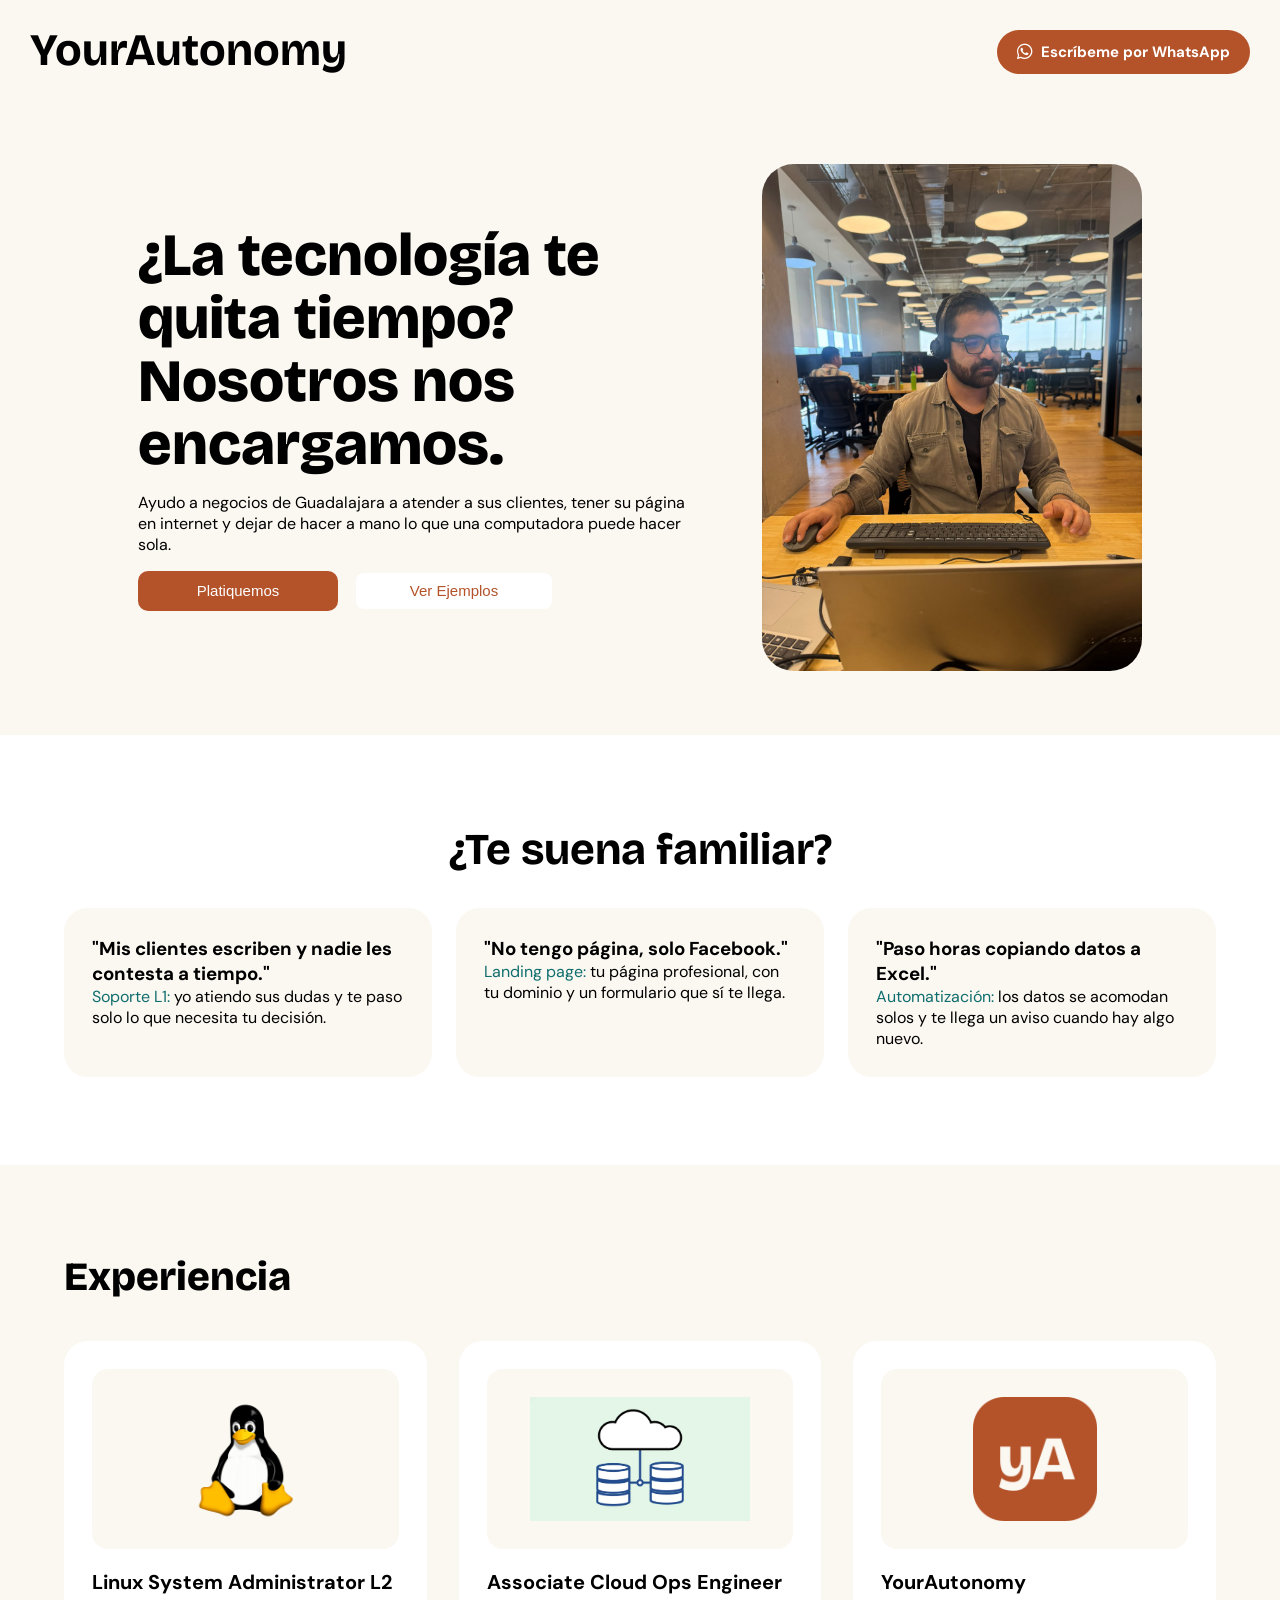
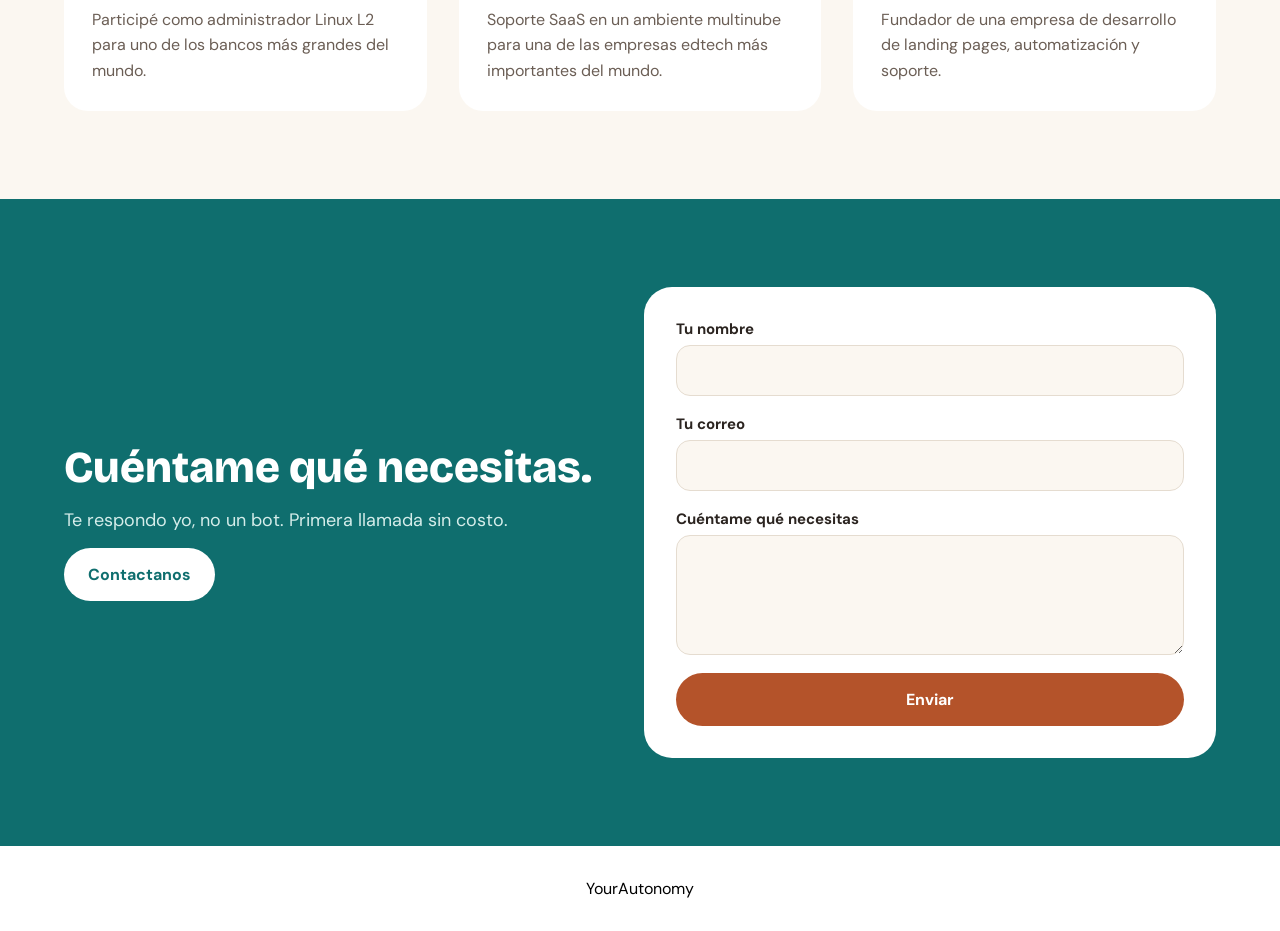
<file: index.html>
<!DOCTYPE html>
<html lang="es">

<head>
    <meta charset="UTF-8">
    <meta name="viewport" content="width=device-width, initial-scale=1.0">
    <title>YourAutonomy</title>
    <link rel="stylesheet" href="/index.css">
    <link rel="stylesheet" href="https://cdnjs.cloudflare.com/ajax/libs/font-awesome/6.5.1/css/all.min.css">
    <link
        href="https://fonts.googleapis.com/css2?family=Bricolage+Grotesque:wght@500;700;800&family=DM+Sans:wght@400;500;700&display=swap"
        rel="stylesheet">
</head>

<body>
    <nav class="navbar-container">
        <div class="navbar-name">
            <h2>YourAutonomy</h2>
        </div>
        <div class="navbar-whatsapp">
            <a href="https://wa.me/523312345678" class="btn-whatsapp">
                <i class="fa-brands fa-whatsapp" aria-hidden="true"></i>
                Escríbeme por WhatsApp
            </a>
        </div>
    </nav>

    <section class="somos-container">
        <div class="somos">
            <div class="somos-texto">
                <h1>¿La tecnología te quita tiempo? Nosotros nos encargamos.</h1>
                <p>Ayudo a negocios de Guadalajara a atender a sus clientes, tener su página en internet y dejar de
                    hacer a mano lo que una computadora puede hacer sola.</p>
                <div class="somos-texto_buttons">
                    <button id="platiquemos">
                        Platiquemos
                    </button>
                    <button id="ejemplo">
                        Ver Ejemplos
                    </button>
                </div>
            </div>
            <div class="somos-img">
                <img src="/src/img/img-trabajando.jpeg" alt="" class="img-ivan">
            </div>
        </div>
    </section>

    <section class="servicios">
        <div class="servicios_container">
            <h2>¿Te suena familiar?</h2>

            <div class="servicios_grid">
                <div class="tarjeta">
                    <h3>"Mis clientes escriben y nadie les contesta a tiempo."</h3>
                    <p><span class="etiqueta">Soporte L1:</span> yo atiendo sus dudas y te paso solo lo que necesita tu
                        decisión.</p>
                </div>
                <div class="tarjeta">
                    <h3>"No tengo página, solo Facebook."</h3>
                    <p><span class="etiqueta">Landing page:</span> tu página profesional, con tu dominio y un formulario
                        que sí te llega.</p>
                </div>
                <div class="tarjeta">
                    <h3>"Paso horas copiando datos a Excel."</h3>
                    <p><span class="etiqueta">Automatización:</span> los datos se acomodan solos y te llega un aviso
                        cuando hay algo nuevo.</p>
                </div>
            </div>
        </div>
    </section>

    <section class="experiencia">
        <div class="experiencia-container">
            <h2>Experiencia</h2>
            <div class="experiencia-container_grid">
                <div class="tarjeta">
                    <img src="/src/img/linux.png" alt="" class="tarjeta-icono">
                    <h3>Linux System Administrator L2</h3>
                    <p>Participé como administrador Linux L2 para uno de los bancos más grandes del mundo.</p>
                </div>
                <div class="tarjeta">
                    <img src="/src/img/cloud.webp" alt="" class="tarjeta-icono">
                    <h3>Associate Cloud Ops Engineer</h3>
                    <p>Soporte SaaS en un ambiente multinube para una de las empresas edtech más importantes del mundo.
                    </p>
                </div>
                <div class="tarjeta">
                    <img src="/src/img/yalogo.png" alt="" class="tarjeta-icono">
                    <h3>YourAutonomy</h3>
                    <p>Fundador de una empresa de desarrollo de landing pages, automatización y soporte.</p>
                </div>
            </div>
        </div>
    </section>


    <section class="contactanos">
        <div class="contactanos-container">
            <div class="contactanos-container_text">
                <h2>Cuéntame qué necesitas.</h2>
                <p>Te respondo yo, no un bot. Primera llamada sin costo.</p>
                <button>Contactanos</button>
            </div>
            <div class="contactanos-container_form">
   <form class="formulario" action="/contacto" method="post">
                    <div class="campo">
                        <label for="nombre">Tu nombre</label>
                        <input type="text" id="nombre" name="nombre" required maxlength="100" autocomplete="name">
                    </div>


          <div class="campo">
  <label for="correo">Tu correo</label>
  <input type="email" id="correo" name="correo" required maxlength="150" autocomplete="email">
</div>

                            <div class="campo">
            <label for="mensaje">Cuéntame qué necesitas</label>
            <textarea id="mensaje" name="mensaje" rows="4" required maxlength="2000"></textarea>
        </div>
          <button type="submit" class="btn-enviar">Enviar</button>
                </form>


            </div>
        </div>

    </section>

<footer class="footer">
    <p>YourAutonomy</p>
</footer>

</body>

</html>
</file>
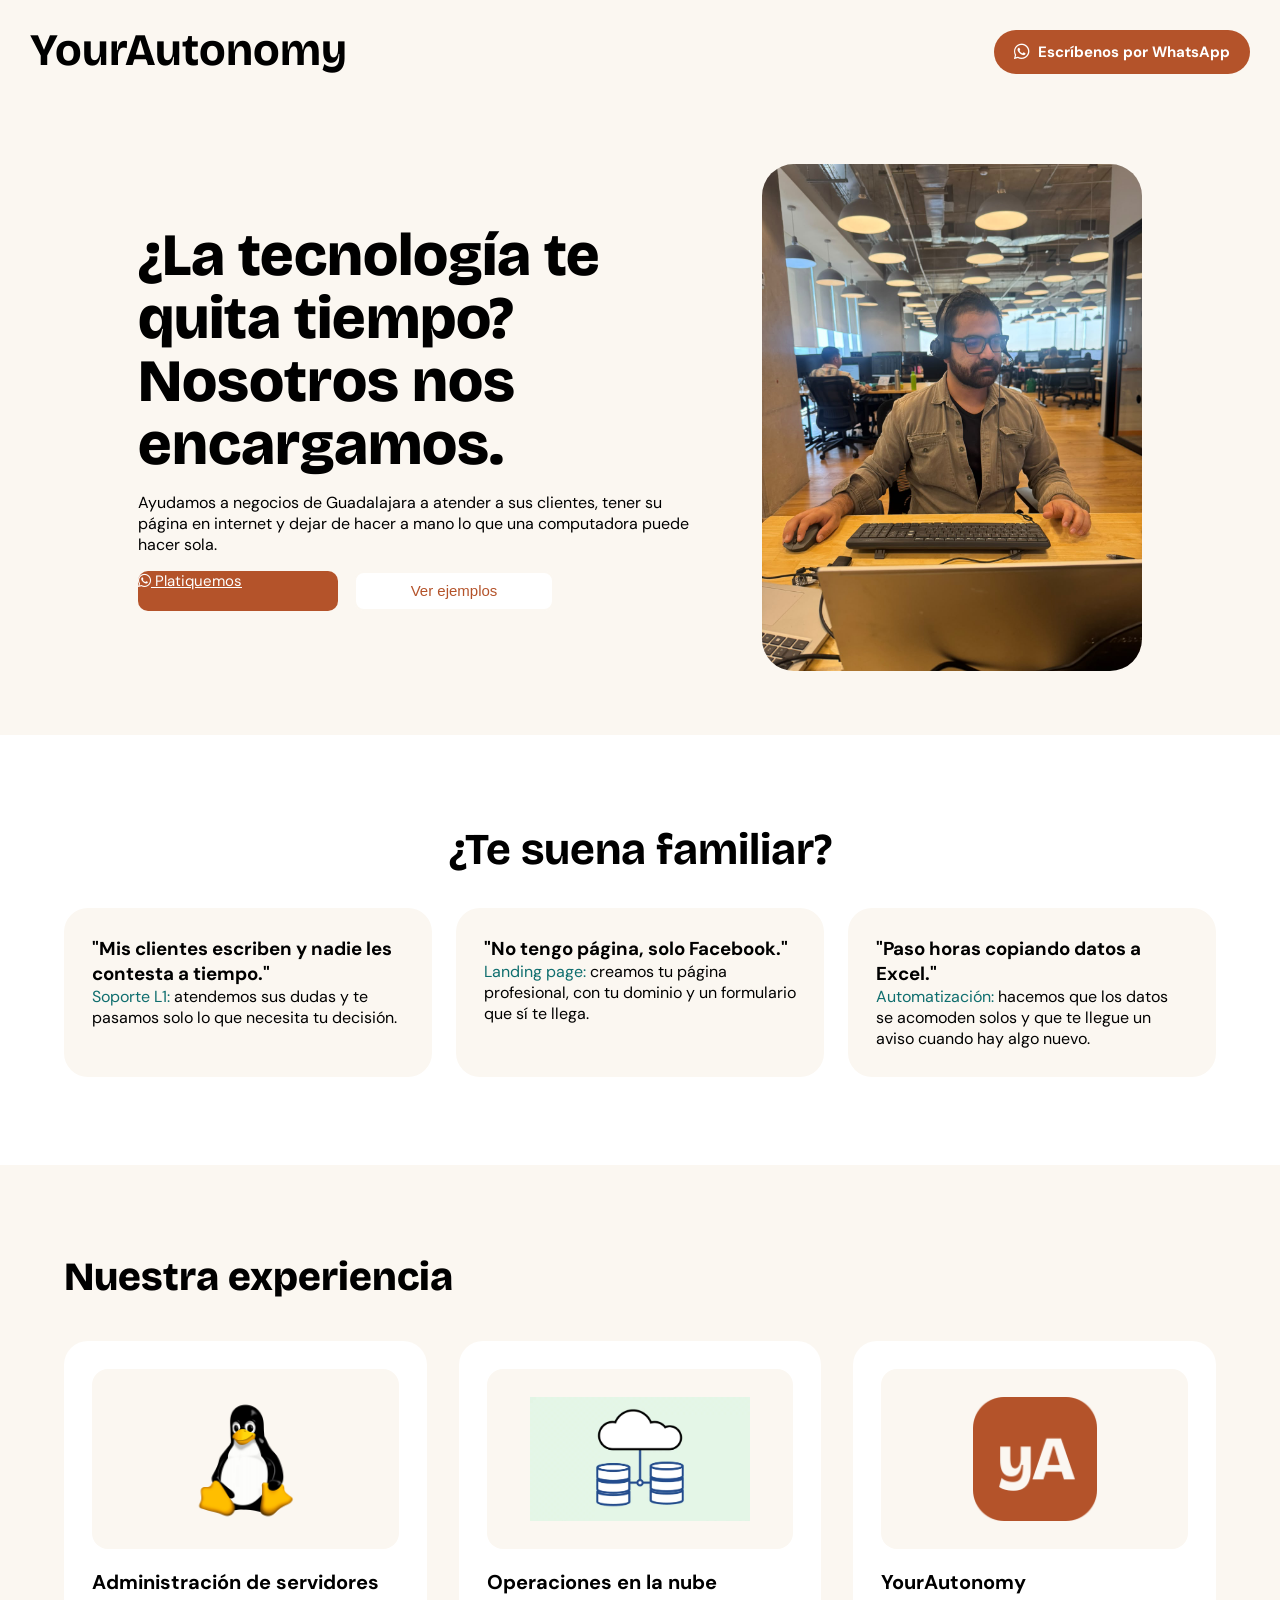
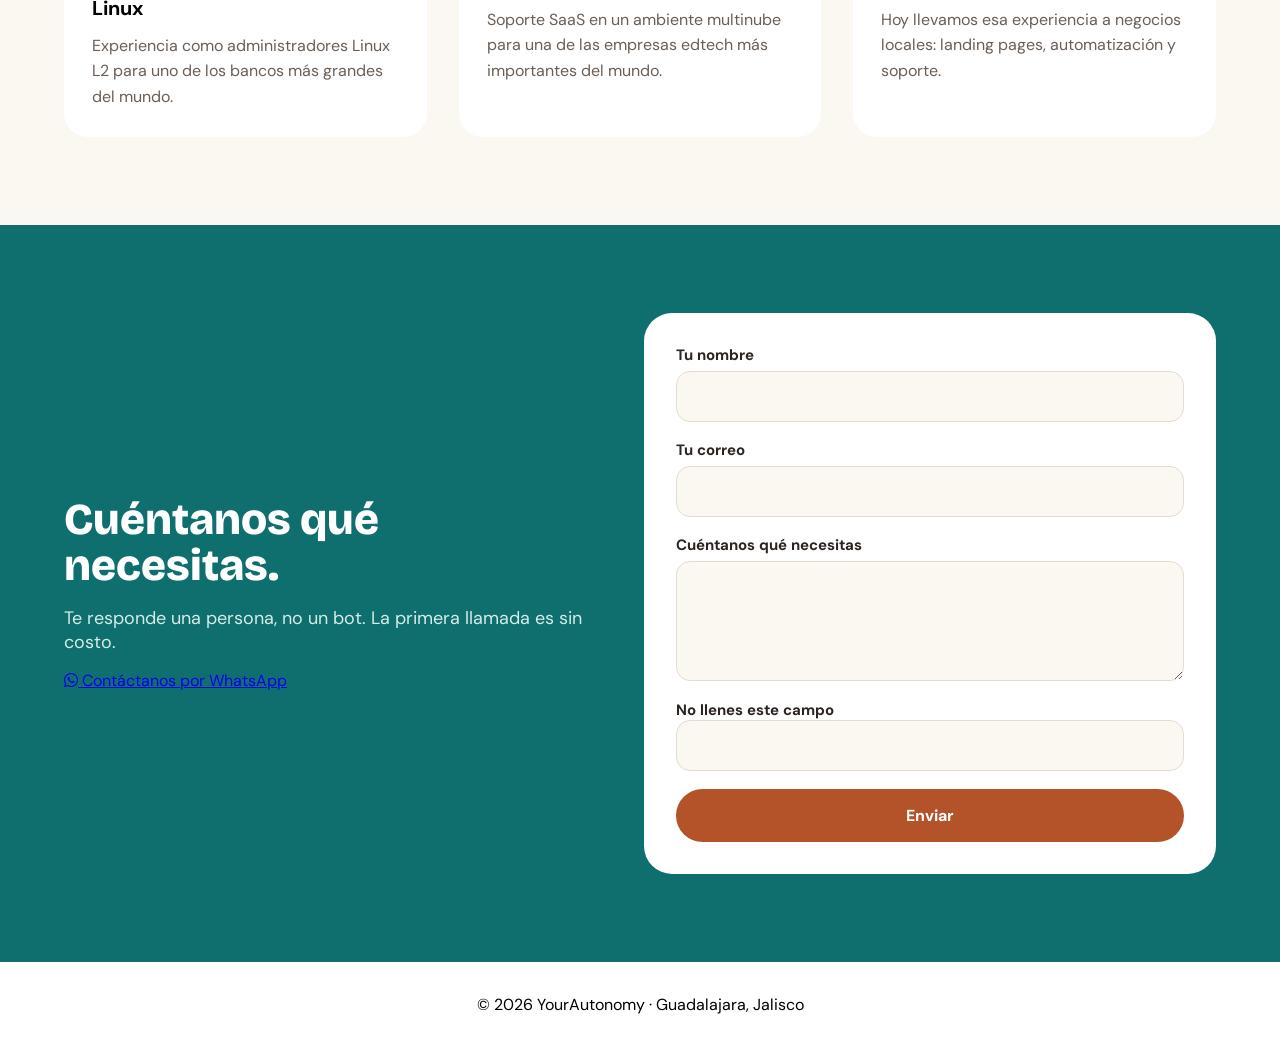
<file: static/index.html>
<!DOCTYPE html>
<html lang="es">

<head>
    <meta charset="UTF-8">
    <meta name="viewport" content="width=device-width, initial-scale=1.0">
    <title>YourAutonomy | Soporte, páginas web y automatización en Guadalajara</title>
    <meta name="description" content="Atendemos a tus clientes, hacemos tu página web y automatizamos tus tareas repetitivas. Tecnología para negocios en Guadalajara.">
    <link rel="stylesheet" href="/index.css">
    <link rel="stylesheet" href="https://cdnjs.cloudflare.com/ajax/libs/font-awesome/6.5.1/css/all.min.css">
    <link
        href="https://fonts.googleapis.com/css2?family=Bricolage+Grotesque:wght@500;700;800&family=DM+Sans:wght@400;500;700&display=swap"
        rel="stylesheet">
</head>

<body>
    <nav class="navbar-container">
        <div class="navbar-name">
            <h2>YourAutonomy</h2>
        </div>
        <div class="navbar-whatsapp">
            <a href="https://wa.me/523322923350" class="btn-whatsapp">
                <i class="fa-brands fa-whatsapp" aria-hidden="true"></i>
                Escríbenos por WhatsApp
            </a>
        </div>
    </nav>

    <section class="somos-container">
        <div class="somos">
            <div class="somos-texto">
                <h1>¿La tecnología te quita tiempo? Nosotros nos encargamos.</h1>
                <p>Ayudamos a negocios de Guadalajara a atender a sus clientes, tener su página en internet y dejar de
                    hacer a mano lo que una computadora puede hacer sola.</p>
                <div class="somos-texto_buttons">
                    <a id="platiquemos"
                        href="https://wa.me/523322923350?text=Hola%2C%20me%20gustar%C3%ADa%20platicar%20sobre%20sus%20servicios"
                        target="_blank" rel="noopener">
                        <i class="fa-brands fa-whatsapp" aria-hidden="true"></i>
                        Platiquemos
                    </a>
                    <button id="ejemplo">
                        Ver ejemplos
                    </button>
                </div>
            </div>
            <div class="somos-img">
                <img src="src/img/img-trabajando.jpeg" alt="Equipo de YourAutonomy trabajando" class="img-ivan">
            </div>
        </div>
    </section>

    <section class="servicios">
        <div class="servicios_container">
            <h2>¿Te suena familiar?</h2>

            <div class="servicios_grid">
                <div class="tarjeta">
                    <h3>"Mis clientes escriben y nadie les contesta a tiempo."</h3>
                    <p><span class="etiqueta">Soporte L1:</span> atendemos sus dudas y te pasamos solo lo que necesita
                        tu decisión.</p>
                </div>
                <div class="tarjeta">
                    <h3>"No tengo página, solo Facebook."</h3>
                    <p><span class="etiqueta">Landing page:</span> creamos tu página profesional, con tu dominio y un
                        formulario que sí te llega.</p>
                </div>
                <div class="tarjeta">
                    <h3>"Paso horas copiando datos a Excel."</h3>
                    <p><span class="etiqueta">Automatización:</span> hacemos que los datos se acomoden solos y que te
                        llegue un aviso cuando hay algo nuevo.</p>
                </div>
            </div>
        </div>
    </section>

    <section class="experiencia">
        <div class="experiencia-container">
            <h2>Nuestra experiencia</h2>
            <div class="experiencia-container_grid">
                <div class="tarjeta">
                    <img src="src/img/linux.png" alt="" class="tarjeta-icono">
                    <h3>Administración de servidores Linux</h3>
                    <p>Experiencia como administradores Linux L2 para uno de los bancos más grandes del mundo.</p>
                </div>
                <div class="tarjeta">
                    <img src="src/img/cloud.webp" alt="" class="tarjeta-icono">
                    <h3>Operaciones en la nube</h3>
                    <p>Soporte SaaS en un ambiente multinube para una de las empresas edtech más importantes del mundo.
                    </p>
                </div>
                <div class="tarjeta">
                    <img src="src/img/yalogo.png" alt="" class="tarjeta-icono">
                    <h3>YourAutonomy</h3>
                    <p>Hoy llevamos esa experiencia a negocios locales: landing pages, automatización y soporte.</p>
                </div>
            </div>
        </div>
    </section>


    <section class="contactanos" id="contacto">
        <div class="contactanos-container">
            <div class="contactanos-container_text">
                <h2>Cuéntanos qué necesitas.</h2>
                <p>Te responde una persona, no un bot. La primera llamada es sin costo.</p>
                <a class="btn-contacto"
                    href="https://wa.me/523322923350?text=Hola%2C%20quiero%20informaci%C3%B3n%20sobre%20sus%20servicios"
                    target="_blank" rel="noopener">
                    <i class="fa-brands fa-whatsapp" aria-hidden="true"></i>
                    Contáctanos por WhatsApp
                </a>
            </div>
            <div class="contactanos-container_form">
                <p id="aviso" hidden></p>
                <form class="formulario" action="/contacto" method="post">
                    <div class="campo">
                        <label for="nombre">Tu nombre</label>
                        <input type="text" id="nombre" name="nombre" required maxlength="100" autocomplete="name">
                    </div>

                    <div class="campo">
                        <label for="correo">Tu correo</label>
                        <input type="email" id="correo" name="correo" required maxlength="150" autocomplete="email">
                    </div>

                    <div class="campo">
                        <label for="mensaje">Cuéntanos qué necesitas</label>
                        <textarea id="mensaje" name="mensaje" rows="4" required maxlength="2000"></textarea>
                    </div>

                    <!-- Trampa anti-spam: tiene que estar DENTRO del form para que se envíe -->
                    <div class="trampa" aria-hidden="true">
                        <label for="website">No llenes este campo</label>
                        <input type="text" id="website" name="website" tabindex="-1" autocomplete="off">
                    </div>

                    <button type="submit" class="btn-enviar">Enviar</button>
                </form>
            </div>
        </div>
    </section>

    <footer class="footer">
        <p>© 2026 YourAutonomy · Guadalajara, Jalisco</p>
    </footer>


    <script>
        const estado = new URLSearchParams(location.search).get("enviado");
        if (estado === "ok") {
            const aviso = document.getElementById("aviso");
            aviso.textContent = "¡Gracias! Te contestamos pronto.";
            aviso.hidden = false;
        }
        else if (estado === "error") {
            const aviso = document.getElementById("aviso");
            aviso.textContent = "Revisa que llenaste bien tus datos e intenta de nuevo.";
            aviso.hidden = false;
        }
    </script>
</body>

</html>
</file>
<file: index.css>
:root {
  --crema: #FBF7F1;
  --blanco: #FFFFFF;
  --superficie: #EFE4D6;
  --borde: #E5DCD0;
  --texto: #2B2420;
  --texto-suave: #6B5E55;
  --acento: #B4532A;
  --secundario: #0F6E6E;
  --texto-sobre-secundario: #D5EDEA;

  --font-titulos: 'Bricolage Grotesque', sans-serif;
  --font-texto: 'DM Sans', sans-serif;
}

*{
    margin:0;
    padding:0;
    box-sizing: border-box;
}

  body {
    font-family: var(--font-texto);
  }
.navbar-container{
    width: 100%;
    height: 100px;
    display: flex;
    flex-direction: row;
    justify-content: space-between;
    padding: 30px;
    background-color: var(--crema);
}

.navbar-name {
    font-size: 30px;
    font-family: var(--font-titulos);
    display: flex;
    align-items: center;
    justify-content: center;
    text-align: center;
}

.btn-whatsapp {
  display: inline-flex;
  align-items: center;
  gap: 8px;
  background: #B4532A;          /* terracota */
  color: #FFFFFF;
  font-family: 'DM Sans', sans-serif;
  font-weight: 700;
  font-size: 15px;
  padding: 12px 20px;
  border-radius: 999px;         /* forma de píldora */
  text-decoration: none;        /* quita el subrayado del link */
}

.btn-whatsapp i {
  font-size: 18px;
}

.btn-whatsapp:hover {
  background: #973F1D;          /* un poco más oscuro al pasar el mouse */
}


/* ---------- Sección Somos ---------- */
.somos-container {
  width: 100%;
  min-height: 500px;
  background-color: var(--crema);
}

.somos {
  display: flex;
  align-items: center;
  justify-content: center;
  gap: 64px;
  max-width: 1200px;
  margin: 0 auto;
  padding: 64px 24px;
}

/* Columna de texto */
.somos-texto {
  flex: 1 1 0;
  max-width: 560px;
  display: flex;
  flex-direction: column;
  gap: 1rem;
}

.somos-texto h1 {
  font-family: var(--font-titulos);
  font-weight: 800;
  font-size: 60px;
  line-height: 1.05;
}

/* Botones */
.somos-texto_buttons {
  display: flex;
  flex-wrap: wrap;
  gap: 1rem;
}

.somos-texto_buttons #platiquemos {
  width: 200px;
  height: 40px;
  border-radius: 10px;
  border: none;
  background-color: var(--acento);
  color: var(--blanco);
  font-size: 15px;
  cursor: pointer;
}

.somos-texto_buttons #platiquemos:hover {
  background-color: #973F1D;
}

.somos-texto_buttons #ejemplo {
  width: 200px;
  height: 40px;
  border-radius: 10px;
  border: 2px solid var(--crema);
  background-color: var(--blanco);
  color: var(--acento);
  font-size: 15px;
  cursor: pointer;
  transition: border-color 0.2s;
}

.somos-texto_buttons #ejemplo:hover {
  border-color: black;
}

/* Columna de imagen */
.somos-img {
  flex: 0 0 380px;
}

.somos-img .img-ivan {
  width: 100%;
  height: auto;
  display: block;
  border-radius: 32px;
}

/* Celular */
@media (max-width: 700px) {
  .somos {
    flex-direction: column;
    gap: 32px;
  }
  .somos-texto h1 {
    font-size: 40px;
  }
  .somos-img {
    flex-basis: auto;
    width: 100%;
    max-width: 380px;
  }
}


/*Servicios*/

.servicios {
  background-color: var(--blanco);
}

.servicios_container {
  max-width: 1200px;
  margin: 0 auto;
  padding: 88px 24px;
  display: flex;
  flex-direction: column;
  align-items: center;
  gap: 2rem;
}

   .servicios .tarjeta {
     background: var(--crema);
     border-radius: 24px;
     padding: 28px;
   }


.servicios_container h2{
  font-size: 44px;
  font-family: var(--font-titulos);
  text-align: left;
}

.servicios_grid {
  width: 100%;              /* ← esta línea */
  display: grid;
  grid-template-columns: repeat(auto-fit, minmax(280px, 1fr));
  gap: 1.5rem;
}
.etiqueta{
  color: var(--secundario);
}
/* ========== Sección Experiencia ========== */
.experiencia {
  background-color: var(--crema);
}

.experiencia-container {
  max-width: 1200px;
  margin: 0 auto;
  padding: 88px 24px;
}

.experiencia-container h2 {
  font-family: var(--font-titulos);
  font-weight: 800;
  font-size: 40px;
  margin-bottom: 40px;
}

.experiencia-container_grid {
  display: grid;
  grid-template-columns: repeat(auto-fit, minmax(280px, 1fr));
  gap: 2rem;
}

.experiencia .tarjeta {
  background-color: var(--blanco);
  border-radius: 24px;
  padding: 28px;
  display: flex;
  flex-direction: column;
  gap: 12px;
}

.experiencia .tarjeta-icono {
  width: 100%;
  height: 180px;
  object-fit: contain;
  background-color: var(--crema);
  border-radius: 16px;
  padding: 28px;
  box-sizing: border-box;
  margin-bottom: 8px;
}

.experiencia .tarjeta h3 {
  font-size: 20px;
  font-weight: 700;
  line-height: 1.3;
}

.experiencia .tarjeta p {
  color: var(--texto-suave);
  line-height: 1.6;
}
/* ========== contactanos ========== */

.contactanos{
  background-color: var(--secundario);
  color: var(--blanco);
}

.contactanos-container{
 max-width: 1200px;
  margin: 0 auto;
  padding: 88px 24px;          /* espacio arriba/abajo y a los lados */
  display: flex;
  flex-wrap: wrap;             /* en celular el form se va abajo */
  gap: 48px;
  align-items: center;
}

/* Columna de texto */
.contactanos-container_text {
  flex: 1 1 360px;
  display: flex;
  flex-direction: column;
  gap: 16px;
  align-items: flex-start;
}

.contactanos-container_text h2 {
  font-family: var(--font-titulos);
  font-weight: 800;
  font-size: 44px;
  line-height: 1.05;
  color: var(--blanco);
}

.contactanos-container_text p {
  font-size: 18px;
  color: var(--texto-sobre-secundario);
}

.contactanos-container_text button {
  background: var(--blanco);
  color: var(--secundario);
  border: 0;
  padding: 16px 24px;
  border-radius: 999px;
  font-weight: 700;
  font-size: 16px;
  font-family: inherit;
  cursor: pointer;
}

/* Columna del formulario */
.contactanos-container_form {
  flex: 1 1 400px;
}

.formulario {
  background: var(--blanco);
  color: var(--texto);          /* importante: la sección pone el texto en blanco */
  padding: 32px;
  border-radius: 28px;
  display: flex;
  flex-direction: column;
  gap: 18px;                    /* espacio entre cada campo */
}

/* Cada campo: etiqueta arriba, input abajo */
.formulario .campo {
  display: flex;
  flex-direction: column;
  gap: 6px;
}

.formulario label {
  font-weight: 700;
  font-size: 15px;
}

/* Inputs y textarea */
.formulario input,
.formulario textarea {
  width: 100%;
  padding: 14px;
  border: 1px solid var(--borde);
  border-radius: 14px;
  background: var(--crema);
  color: var(--texto);
  font-size: 16px;              /* 16px evita el zoom automático en iPhone */
  font-family: inherit;         /* usa DM Sans y no la letra del navegador */
  box-sizing: border-box;
}

.formulario textarea {
  resize: vertical;             /* solo se puede estirar hacia abajo */
  min-height: 120px;
}

/* Cuando el usuario da clic en un campo */
.formulario input:focus,
.formulario textarea:focus {
  outline: 2px solid var(--secundario);
  outline-offset: 1px;
  background: var(--blanco);
}

/* Botón de enviar */
.btn-enviar {
  background: var(--acento);
  color: var(--blanco);
  border: 0;
  padding: 16px 24px;
  border-radius: 999px;
  font-weight: 700;
  font-size: 16px;
  font-family: inherit;
  cursor: pointer;
  transition: background 0.2s;
}

.btn-enviar:hover {
  background: #973F1D;
}

/* Celular: un poco menos de relleno */
@media (max-width: 700px) {
  .formulario {
    padding: 24px;
  }
}


.footer{
  max-width: 1200px;
  margin: 0 auto;
  background-color: var(--blanco);
  display: flex;
  align-items: center;
  justify-content: center;
  padding: 2rem;
}
</file>
